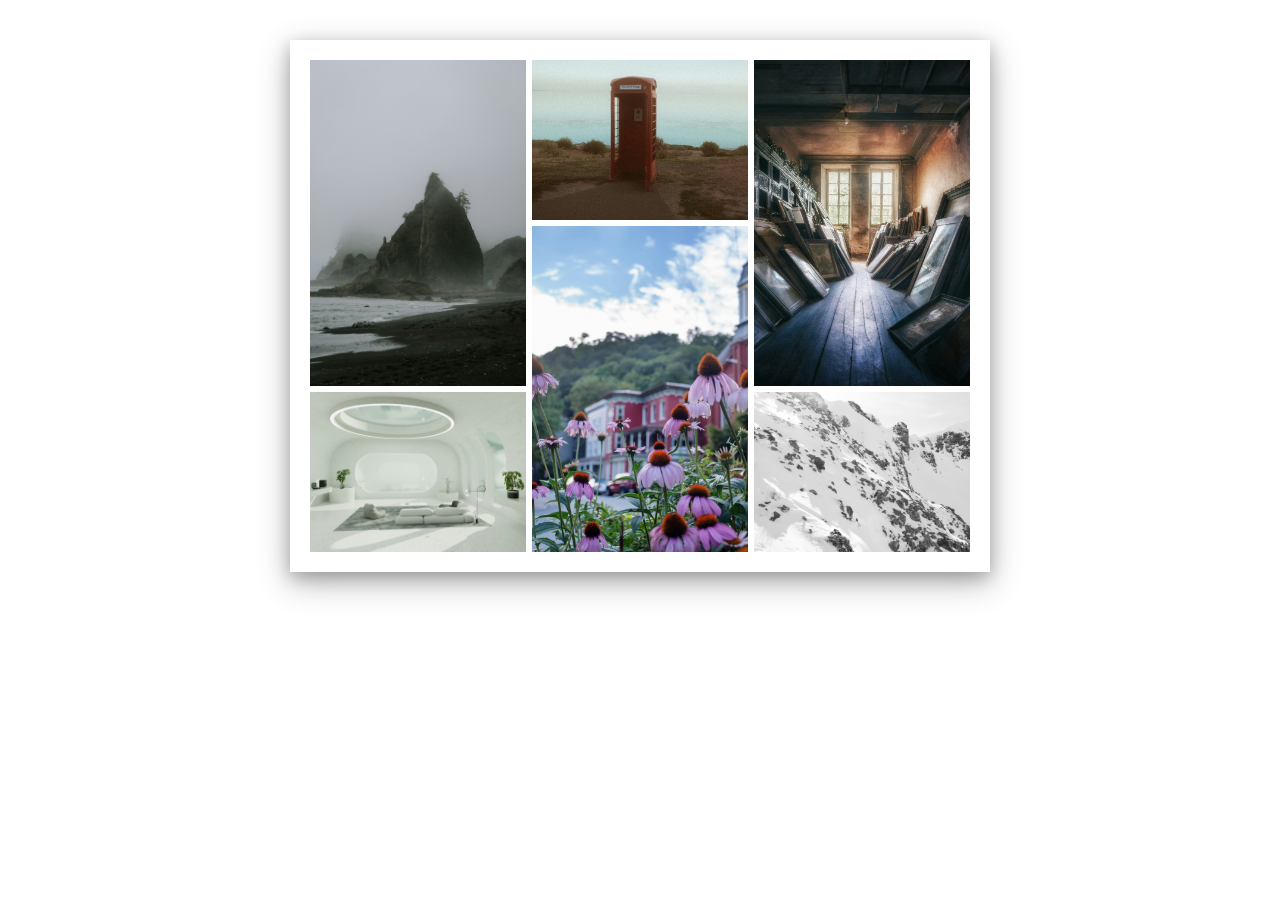
<file: image-grid/index.html>
<!DOCTYPE html>
<html lang="en">
  <head>
    <meta charset="UTF-8" />
    <meta name="viewport" content="width=device-width, initial-scale=1.0" />
    <title>Image-Grid</title>
    <link rel="stylesheet" href="./index.css" />
  </head>
  <body>
    <div class="container">
      <div class="wraper">
        <img src="../Assets/image/jasper.jpg" alt="jasper" />

        <img src="../Assets/image/pawel.jpg" alt="pawel" />

        <img src="../Assets/image/lesha.jpg" alt="lesha" />

        <img src="../Assets/image/land-o-lakes.jpg" alt="land-o-lakes" />

        <img src="../Assets/image/peter.jpg" alt="peter" />

        <img src="../Assets/image/blake.jpg" alt="blake" />
      </div>
    </div>
  </body>
</html>
</file>
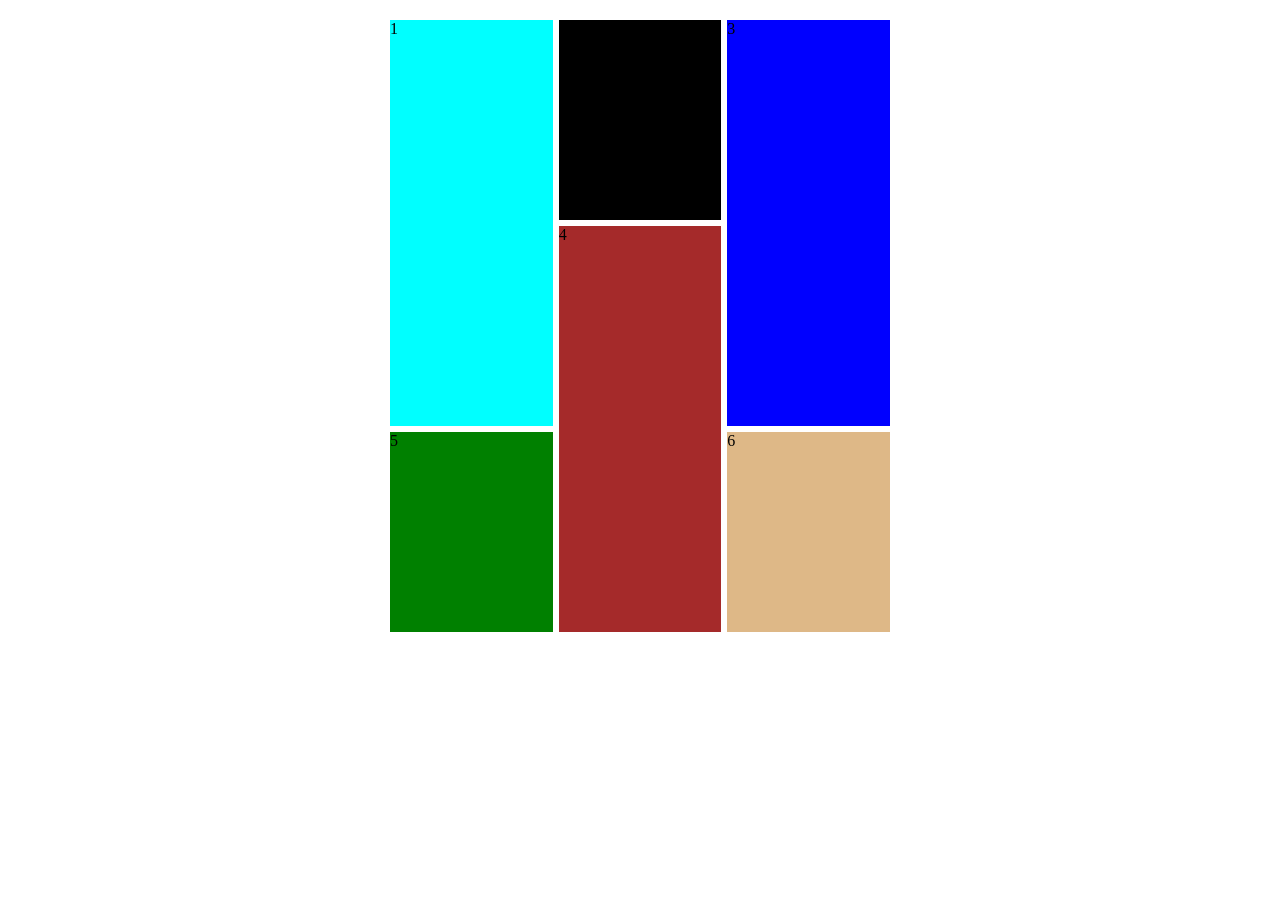
<file: demo/demo.html>
<!DOCTYPE html>
<html lang="en">
<head>
    <meta charset="UTF-8">
    <meta name="viewport" content="width=device-width, initial-scale=1.0">
    <title>Document</title>
    <link rel="stylesheet" href="./demo.css">
</head>
<body>
    <div class="container">
        <div class="wrapper">
            <div class="side-one">1</div>
            <div class="side-two">2</div>
            <div class="side-three">3</div>
            <div class="side-four">4</div>
            <div class="side-five">5</div>
            <div class="side-six">6</div>
        </div>
    </div>
</body>
</html>
</file>
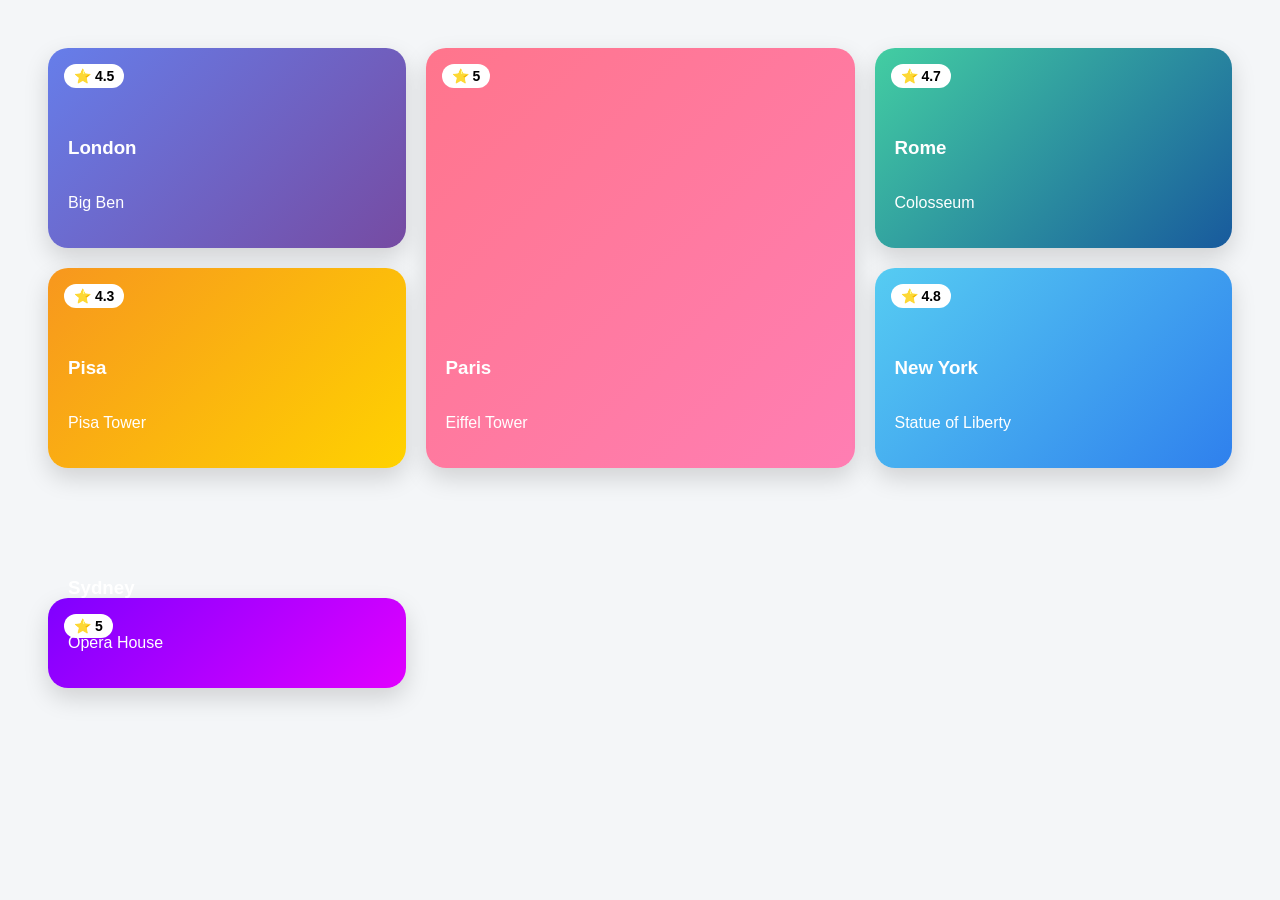
<file: demo/demo2.html>
<!DOCTYPE html>
<html lang="en">
<head>
    <meta charset="UTF-8">
    <meta name="viewport" content="width=device-width, initial-scale=1.0">
    <title>Document</title>
    <link rel="stylesheet" href="./demo2.css" />
</head>
<body>
    <div class="grid-wrapper">
  <div class="card london">
    <span class="rating">⭐ 4.5</span>
    <h3>London</h3>
    <p>Big Ben</p>
  </div>

  <div class="card paris">
    <span class="rating">⭐ 5</span>
    <h3>Paris</h3>
    <p>Eiffel Tower</p>
  </div>

  <div class="card rome">
    <span class="rating">⭐ 4.7</span>
    <h3>Rome</h3>
    <p>Colosseum</p>
  </div>

  <div class="card pisa">
    <span class="rating">⭐ 4.3</span>
    <h3>Pisa</h3>
    <p>Pisa Tower</p>
  </div>

  <div class="card newyork">
    <span class="rating">⭐ 4.8</span>
    <h3>New York</h3>
    <p>Statue of Liberty</p>
  </div>

  <div class="card sydney">
    <span class="rating">⭐ 5</span>
    <h3>Sydney</h3>
    <p>Opera House</p>
  </div>
</div>

</body>
</html>
</file>
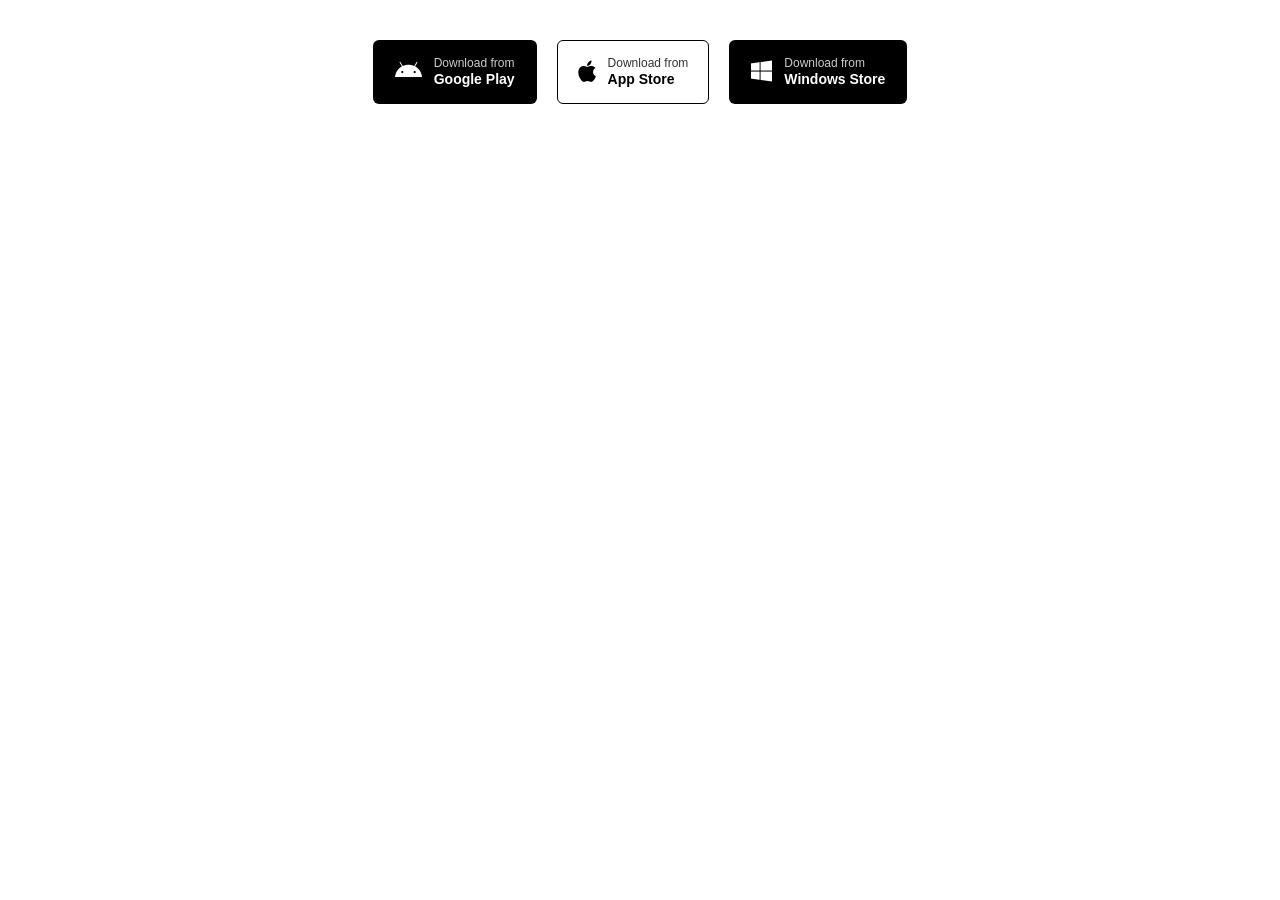
<file: download-button/button.html>
<!doctype html>
<html lang="en">
  <head>
    <meta charset="UTF-8" />
    <meta name="viewport" content="width=device-width, initial-scale=1.0" />
    <title>Download buttons</title>
    <link rel="stylesheet" href="./button.css" />
    <link rel="stylesheet" href="https://cdnjs.cloudflare.com/ajax/libs/font-awesome/6.0.0/css/all.min.css">

  </head>
  <body>
    <div class="store-buttons">
      <a href="#" class="store-btn google">
        <span class="icon"><i class="fa-brands fa-android"></i></span>
        <span class="text">
          <small>Download from</small>
          <strong>Google Play</strong>
        </span>
      </a>

      <a href="#" class="store-btn apple">
        <span class="icon"><i class="fa-brands fa-apple"></i></span>
        <span class="text">
          <small>Download from</small>
          <strong>App Store</strong>
        </span>
      </a>

      <a href="#" class="store-btn windows">
        <span class="icon"><i class="fa-brands fa-windows"></i></span>
        <span class="text">
          <small>Download from</small>
          <strong>Windows Store</strong>
        </span>
      </a>
    </div>
  </body>
</html>
</file>
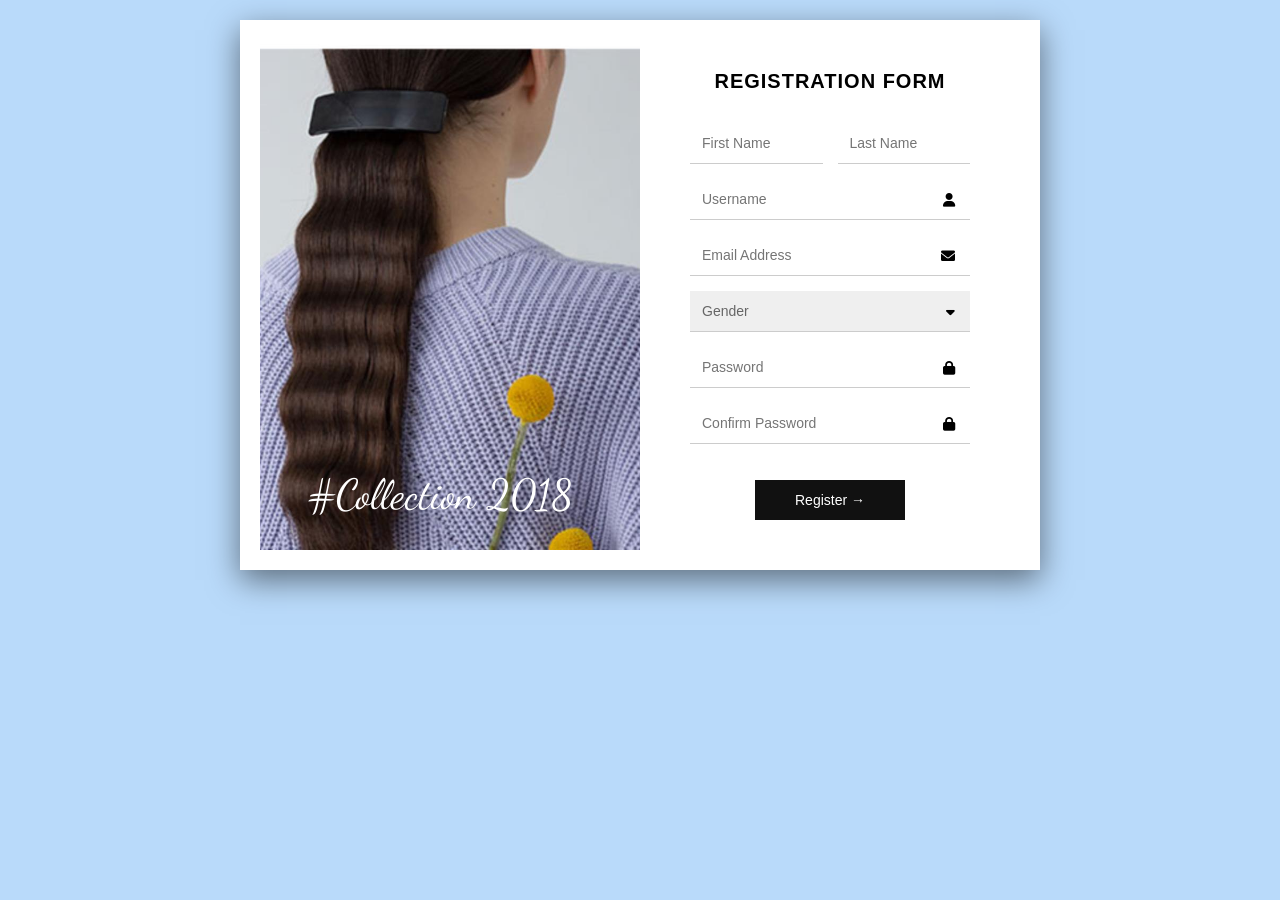
<file: Form/form.html>
<!doctype html>
<html lang="en">
  <head>
    <meta charset="UTF-8" />
    <meta name="viewport" content="width=device-width, initial-scale=1.0" />
    <title>Registration Form</title>
    <link rel="stylesheet" href="./form.css" />
    <link rel="preconnect" href="https://fonts.googleapis.com" />
    <link rel="preconnect" href="https://fonts.gstatic.com" crossorigin />
    <link
      href="https://fonts.googleapis.com/css2?family=Dancing+Script:wght@400..700&display=swap"
      rel="stylesheet"
    />
    <link
      rel="stylesheet"
      href="https://cdnjs.cloudflare.com/ajax/libs/font-awesome/6.0.0/css/all.min.css"
    />
  </head>
  <body>
    <div class="container">
      <div class="content-container">
        <div class="wrapper">
          <!-- Left Image Section -->
          <div class="image-section">
            <img src="../Assets/image/form.png" alt="Collection Image" />
            <span class="tag">#Collection 2018</span>
          </div>

          <!-- Right Form Section -->
          <div class="form-section">
            <h2>REGISTRATION FORM</h2>

            <form>
              <div class="row">
                <input type="text" placeholder="First Name" />
                <input type="text" placeholder="Last Name" />
              </div>
              <div class="input-with-icons">
                <input type="text" placeholder="Username" />
                <i class="fa-solid fa-user"></i>
              </div>
              <div class="input-with-icons">
                <input type="email" placeholder="Email Address" /><i
                  class="fa-solid fa-envelope"
                ></i>
              </div>
              <div class="input-with-icons">
                <select required>
                  <option value="" disabled selected>Gender</option>
                  <option>Male</option>
                  <option>Female</option>
                  <option>Other</option>
                </select>
                <i class="fa-solid fa-caret-down"></i>
              </div>
              <div class="input-with-icons">
                <input type="password" placeholder="Password" /><i
                  class="fa-solid fa-lock"
                ></i>
              </div>
              <div class="input-with-icons">
                <input type="password" placeholder="Confirm Password" /><i
                  class="fa-solid fa-lock"
                ></i>
              </div>
            </form>
            <div class="button-section">
              <button type="submit">Register →</button>
            </div>
          </div>
        </div>
      </div>
    </div>
  </body>
</html>
</file>
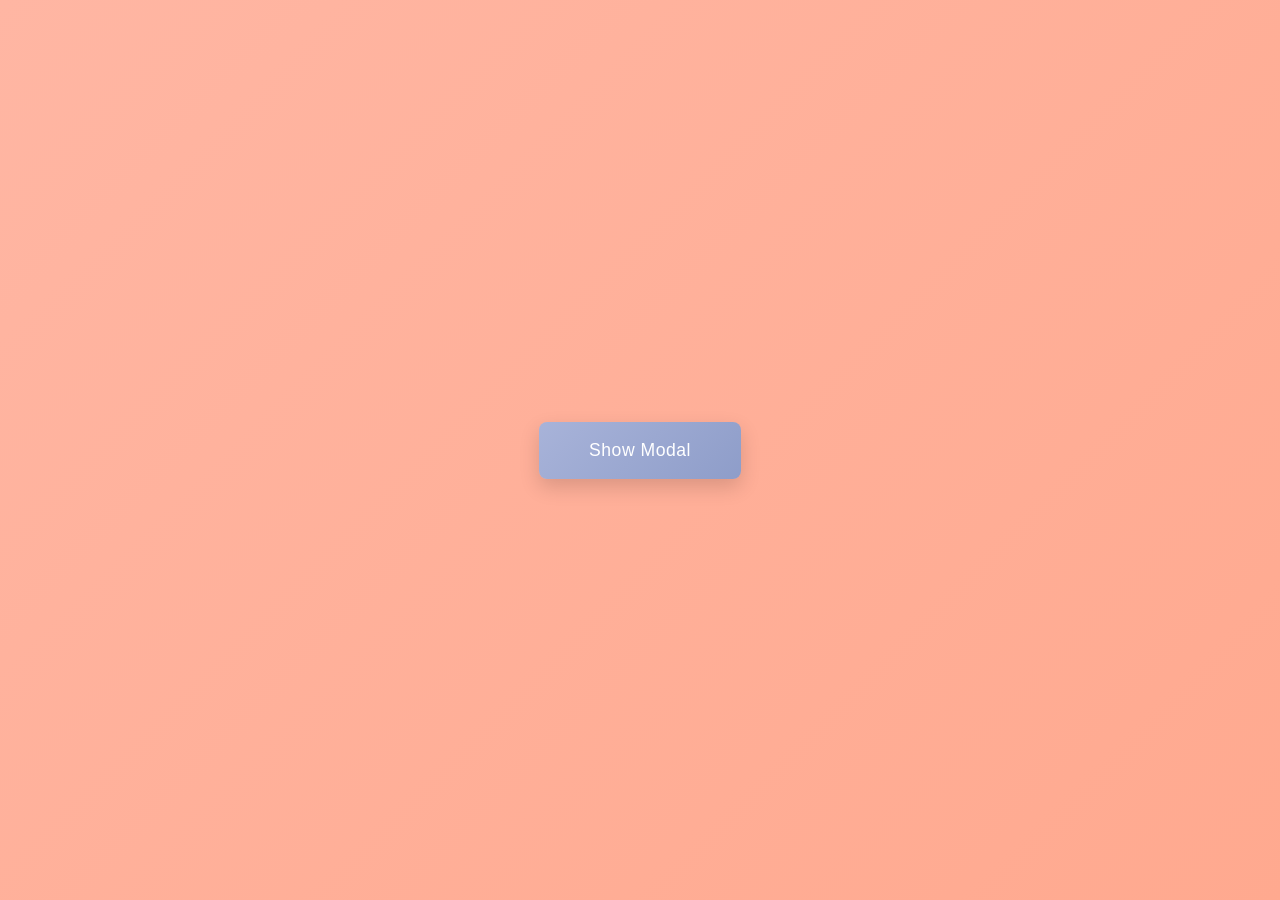
<file: pop-up/pop.html>
<!doctype html>
<html lang="en">
  <head>
    <meta charset="UTF-8" />
    <meta name="viewport" content="width=device-width, initial-scale=1.0" />
    <title>Pop Up model</title>
    <link rel="stylesheet" href="./pop.css" />
  </head>
  <body>
    <button class="trigger-btn" id="showModal">Show Modal</button>

    <div class="modal-overlay" id="modalOverlay">
      <div class="modal-circle" id="circle">

        <div class="modal">
          <div class="btn-container">
            <button class="arrow-btn" id="">&larr;</button>
            <button class="close-btn" id="closeBtn">&times;</button>
          </div>
          <div class="modal-header">
            <h2>Create a post</h2>
          </div>
          <div class="modal-body">
            <p>
              Lorem ipsum dolor, sit amet consectetur adipisicing elit. Animi aut
              laboriosam excepturi vel at quisquam in iure debitis!
            </p>
          </div>
          <div class="modal-header">
            <h2>Campaign Name</h2>
          </div>
          <div class="modal-body">
            <label>
              <input placeholder="Ex. Get 50% off" />
            </label>
          </div>
          <div class="modal-footer">
            <button class="modal-btn primary" id="confirmBtn">Confirm</button>
            <button class="modal-btn secondary" id="cancelBtn">Cancel</button>
          </div>
        </div>
      </div>
    </div>
    <script src="./pop.js"></script>
  </body>
</html>
</file>
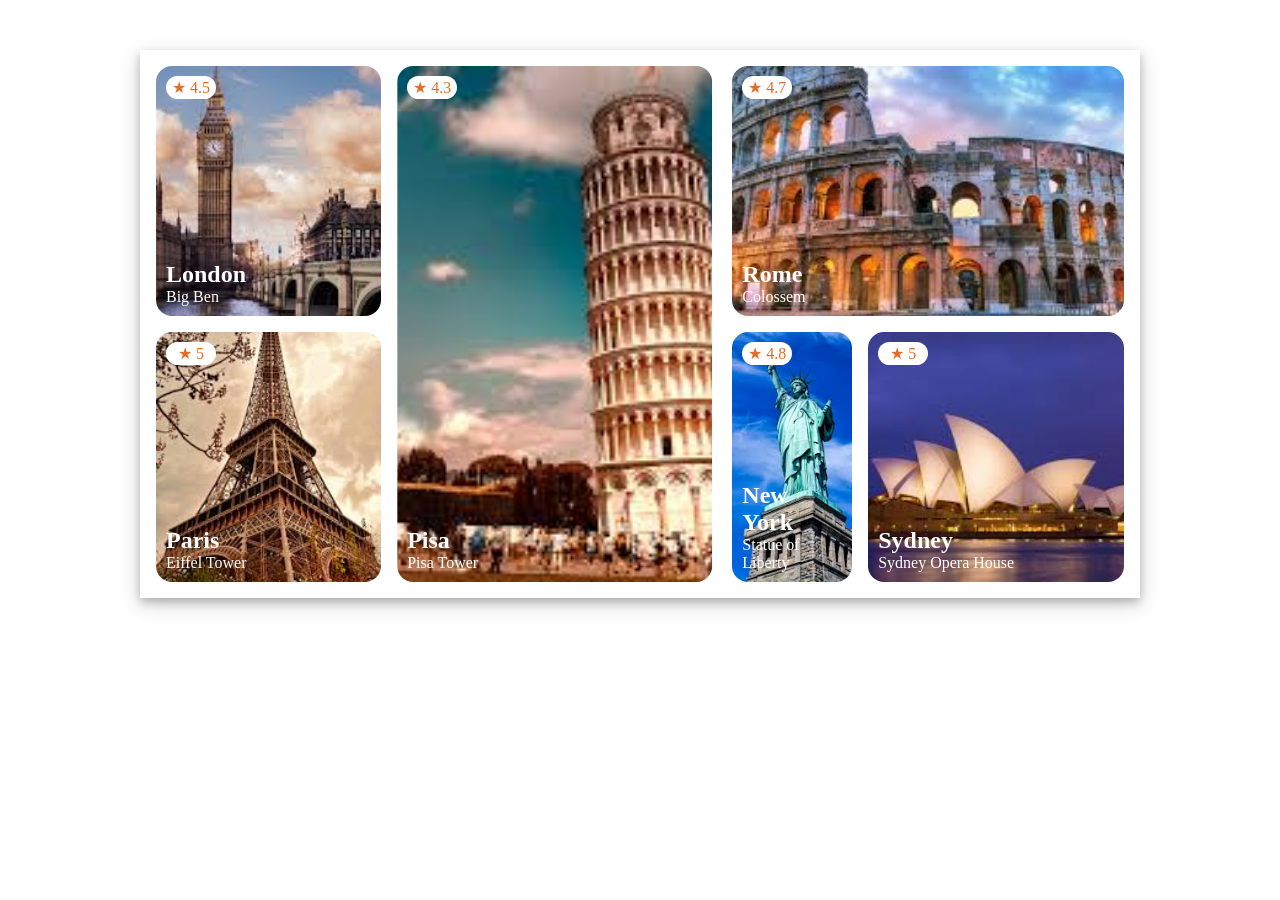
<file: second-grid/second.html>
<!doctype html>
<html lang="en">
  <head>
    <meta charset="UTF-8" />
    <meta name="viewport" content="width=device-width, initial-scale=1.0" />
    <title>Destination</title>
    <link rel="stylesheet" href="second.css" />
  </head>
  <body>
    <div class="container">
      <div class="wrapper">
        <div class="left-side">
          <div class="items-on-left london">
            <img src="../Assets/image/london.jpg" alt="london" />
            <div class="img-container">
              <div class="rating-content">
                <div class="star-rating-container">
                  <p>&#9733; 4.5</p>
                </div>
              </div>
              <div class="city-landmark">
                <h2>London</h2>
                <p>Big Ben</p>
              </div>
            </div>
          </div>
          <div class="items-on-left pisa">
            <img class="rotate" src="../Assets/image/pisa.jpg" alt="pisa" />
            <div class="img-container">
              <div class="rating-content">
                <div class="star-rating-container">
                  <p>&#9733; 4.3</p>
                </div>
              </div>
              <div class="city-landmark bottom">
                <h2>Pisa</h2>
                <p>Pisa Tower</p>
              </div>
            </div>
          </div>
          <div class="items-on-left large">
            <img src="../Assets/image/paris.jpg" alt="paris" />
            <div class="img-container">
              <div class="rating-content">
                <div class="star-rating-container">
                  <p>&#9733; 5</p>
                </div>
              </div>
              <div class="city-landmark">
                <h2>Paris</h2>
                <p>Eiffel Tower</p>
              </div>
            </div>
          </div>
        </div>
        <div class="right-side">
          <div class="items-on-right rome">
            <img src="../Assets/image/rome.jpg" alt="rome" />
            <div class="img-container">
              <div class="rating-content">
                <div class="star-rating-container">
                  <p>&#9733; 4.7</p>
                </div>
              </div>
              <div class="city-landmark">
                <h2>Rome</h2>
                <p>Colossem</p>
              </div>
            </div>
          </div>
          <div class="items-on-right ny">
            <img src="../Assets/image/ny.jpg" alt="new-york" />
            <div class="img-container">
              <div class="rating-content">
                <div class="star-rating-container">
                  <p>&#9733; 4.8</p>
                </div>
              </div>
              <div class="city-landmark">
                <h2>New York</h2>
                <p>Statue of Liberty</p>
              </div>
            </div>
          </div>
          <div class="items-on-right sydney">
            <img src="../Assets/image/sydney.jpg" alt="sydney" />
            <div class="img-container">
              <div class="rating-content">
                <div class="star-rating-container">
                  <p>&#9733; 5</p>
                </div>
              </div>
              <div class="city-landmark">
                <h2>Sydney</h2>
                <p>Sydney Opera House</p>
              </div>
            </div>
          </div>
        </div>
      </div>
    </div>
  </body>
</html>
</file>
<file: image-grid/index.css>
* {
  margin: 0;
  padding: 0;
  box-sizing: border-box;
}

.container {
  max-width: 350px;
  margin: 0 auto;
}
.wraper {
  box-shadow: 0 10px 30px rgba(0, 0, 0, 0.3), 0 5px 15px rgba(0, 0, 0, 0.2);
  padding: 20px;
}
img {
  width: 100%;
  height: 100%;
  object-fit: cover;
}

@media (min-width: 767px) {
  .container {
    max-width: 700px;
  }
  .wraper {
    margin-top: 40px;
    display: grid;
    grid-template-columns: repeat(3, 1fr);
    grid-template-rows: repeat(3, 160px);
    grid-gap: 6px;
  }
  .wraper img:nth-child(1) {
    grid-area: 1 / 1 / 3 / 2;
  }
  .wraper img:nth-child(2) {
    grid-area: 3 / 1 / 4 / 2;
  }
  .wraper img:nth-child(3) {
    grid-area: 1 / 2 / 2 / 3;
  }
  .wraper img:nth-child(4) {
    grid-area: 2 / 2 / 4 / 3;
  }
  .wraper img:nth-child(5) {
    grid-area: 1 / 3 / 3 / 4;
  }
  .wraper img:nth-child(6) {
    grid-area: 3 / 3 / 4 / 4;
  }
}
</file>
<file: demo/demo.css>
*{
    margin: 0;
    padding: 0;
    box-sizing: border-box;
}

.container {
    margin: 20px auto;
    max-width: 500px;

}
.wrapper {
    display: grid;
    grid-template-columns: repeat(3, 1fr);
    grid-template-rows: repeat(3, 200px);
    column-gap: 6px;
    row-gap: 6px;
}

.side-one {
    background-color: aqua;
    grid-column: 1;
    grid-row: span 2;
}
.side-two {
    background-color: black;
}
.side-three {
    background-color: blue;
    grid-row: span 2;
}
.side-four {
    background-color: brown;
    grid-row: span 2;
}
.side-five {
    background-color: green;
}
.side-six {
    background-color: burlywood;
}
</file>
<file: demo/demo2.css>
* {
  box-sizing: border-box;
  font-family: Inter, sans-serif;
}

body {
  background: #f4f6f8;
  padding: 40px;
}

.grid-wrapper {
  display: grid;
  grid-template-columns: 1fr 1.2fr 1fr;
  grid-template-rows: repeat(2, 200px);
  grid-template-areas:
    "london paris rome"
    "pisa   paris right";
  gap: 20px;
}

.card {
  border-radius: 20px;
  padding: 20px;
  color: #fff;
  position: relative;
  display: flex;
  flex-direction: column;
  justify-content: flex-end;
  box-shadow: 0 10px 25px rgba(0,0,0,0.15);
}

.rating {
  position: absolute;
  top: 16px;
  left: 16px;
  background: #fff;
  color: #000;
  padding: 4px 10px;
  border-radius: 12px;
  font-size: 14px;
  font-weight: 600;
}

/* Grid Areas */
.london { grid-area: london; background: linear-gradient(135deg, #667eea, #764ba2); }
.paris  { grid-area: paris;  background: linear-gradient(135deg, #ff758c, #ff7eb3); }
.rome   { grid-area: rome;   background: linear-gradient(135deg, #43cea2, #185a9d); }
.pisa   { grid-area: pisa;   background: linear-gradient(135deg, #f7971e, #ffd200); }

/* Right bottom split */
.right-group {
  grid-area: right;
}

.newyork {
  background: linear-gradient(135deg, #56ccf2, #2f80ed);
}

.sydney {
  background: linear-gradient(135deg, #7f00ff, #e100ff);
}

/* Split right bottom into two */
.grid-wrapper .newyork,
.grid-wrapper .sydney {
  grid-area: auto;
}

.grid-wrapper {
  grid-template-areas:
    "london paris rome"
    "pisa   paris newyork";
}

.grid-wrapper::after {
  content: "";
}

/* Place Sydney manually */
.sydney {
  grid-column: 3;
  grid-row: 2;
  margin-top: 110px;
  height: 90px;
}
</file>
<file: download-button/button.css>
.store-buttons {
  display: flex;
  gap: 20px;
  justify-content: center;
  margin: 40px 0;
}

.store-btn {
  display: flex;
  align-items: center;
  gap: 12px;
  padding: 14px 20px;
  border-radius: 6px;
  text-decoration: none;
  font-family: Arial, sans-serif;
  transition: all 0.3s ease;
  border: 2px solid transparent;
}

.store-btn .icon {
  font-size: 24px;
}

.store-btn .text small {
  display: block;
  font-size: 12px;
  opacity: 0.8;
}

.store-btn .text strong {
  font-size: 14px;
}

/* Google Play */
.store-btn.google {
  background: #000;
  color: #fff;
}

.store-btn.google:hover {
  background: #fff;
  color: #000;
  border-color: #000;
  transform: translateY(-4px);
  box-shadow: 0 8px 20px rgba(0, 0, 0, 0.2);
}

/* App Store */
.store-btn.apple {
  background: #fff;
  color: #000;
  border: 1px solid #000;
}

.store-btn.apple:hover {
  background: #000;
  color: #fff;
  transform: translateY(-4px);
  box-shadow: 0 8px 20px rgba(0, 0, 0, 0.2);
}

/* Windows Store */
.store-btn.windows {
  background: #000;
  color: #fff;
}

.store-btn.windows:hover {
  background: #fff;
  color: #000;
  border-color: #000;
  transform: translateY(-4px);
  box-shadow: 0 8px 20px rgba(0, 0, 0, 0.2);
}
</file>
<file: Form/form.css>
* {
  margin: 0;
  padding: 0;
  box-sizing: border-box;
  font-family: "Arial", sans-serif;
}

body {
  background-color: #b9dafa;
}
.container {
  margin: 20px auto;
}
.content-container {
  margin: 0 auto;
  max-width: 350px;
  background-color: #fff;
  padding: 20px;
  box-shadow: 0 10px 30px rgba(0, 0, 0, 0.5);
}


/* Image Section */
.image-section {
  position: relative;
}

.image-section img {
  width: 100%;
  height: 100%;
  object-fit: cover;
}

.tag {
  position: absolute;
  bottom: 30px;
  left: 48px;
  color: #fff;
  font-family: "Dancing Script", cursive;
  font-size: 42px;
}

/* Form Section */
.form-section {
  padding: 30px 50px;
}

.form-section h2 {
  font-size: 20px;
  margin-bottom: 30px;
  letter-spacing: 1px;
  font-weight: 800;
  display: flex;
  justify-content: center;
  align-items: center;
}

form {
  display: flex;
  flex-direction: column;
  gap: 15px;
}

.row {
  display: flex;
  gap: 15px;
}

input,
select {
  width: 100%;
  padding: 12px;
  border: none;
  border-bottom: 1px solid #ccc;
  outline: none;
  font-size: 14px;
}

input:focus,
select:focus {
  border-color: #000;
}
.input-with-icons {
  position: relative;
}
.input-with-icons i {
  position: absolute;
  right: 15px;
  top: 50%;
  transform: translateY(-50%);
  color: #000000;
  font-size: 14px;
}
select {
  appearance: none;
  cursor: pointer;
  color: #666;
}

.button-section {
  display: flex;
  align-items: center;
  justify-content: center;
  margin-top: 36px;
}
button {
  width: 150px;
  padding: 12px;
  border: none;
  background: #111;
  color: #fff;
  cursor: pointer;
  font-size: 14px;
}

button:hover {
  background: #333;
}

/* Responsive */
@media (max-width: 768px) {
  /* .container {
    grid-template-columns: 1fr;
    width: 90%;
  } */

  .image-section {
    height: 250px;
  }
}
@media (min-width: 1024px) {
  .wrapper {
  display: grid;
  grid-template-columns: 1fr 1fr;
  /* width: 900px; */
}
  .container {
    max-width: 800px;
  }
  .content-container {
    max-width: 800px;
  }
}
</file>
<file: pop-up/pop.css>
* {
  margin: 0;
  padding: 0;
  box-sizing: border-box;
}

body {
  font-family:
    -apple-system, BlinkMacSystemFont, "Segoe UI", Roboto, "Helvetica Neue",
    Arial, sans-serif;
  background: linear-gradient(135deg, #ffb6a3 0%, #ffa98f 100%);
  min-height: 100vh;
  display: flex;
  justify-content: center;
  align-items: center;
}

h1 {
  position: absolute;
  top: 30px;
  left: 30px;
  color: #2c3e50;
  font-size: 2rem;
  font-weight: 600;
}

.trigger-btn {
  padding: 18px 50px;
  font-size: 1.1rem;
  background: linear-gradient(135deg, #a8b3d9 0%, #8e9dc9 100%);
  color: white;
  border: none;
  border-radius: 8px;
  cursor: pointer;
  box-shadow: 0 8px 20px rgba(0, 0, 0, 0.15);
  transition: all 0.3s ease;
  font-weight: 500;
  letter-spacing: 0.5px;
}

.trigger-btn:hover {
  transform: translateY(-2px);
  box-shadow: 0 12px 25px rgba(0, 0, 0, 0.2);
}

.trigger-btn:active {
  transform: translateY(0);
}

/* Modal Overlay */
.modal-overlay {
  position: fixed;
  top: 0;
  left: 0;
  width: 100%;
  height: 100%;
  display: flex;
  justify-content: center;
  align-items: center;
  opacity: 0;
  visibility: hidden;
  transition: all 0.3s ease;
  z-index: 1000;
}

.modal-overlay.active {
  opacity: 1;
  visibility: visible;
}

/* Modal Container */
.modal {
  position: absolute;
  background: white;
  border-radius: 16px;
  padding: 80px;
  max-width: 500px;
  width: 90%;
  box-shadow: 0 20px 60px rgba(0, 0, 0, 0.3);
  transform: scale(0.7);
  opacity: 0;
  transition: all 0.3s cubic-bezier(0.68, -0.55, 0.265, 1.55);
}

.modal-overlay.active .modal {
  transform: scale(1);
  opacity: 1;
}

.modal-circle {
  position: relative;
  display: flex;
  align-items: center;
  justify-content: center;
  width: 700px;
  height: 700px;
  border-radius: 50%;
  background: radial-gradient(circle, rgb(243, 131, 3) 0%, transparent 100%);
}

/* Close Button */
.btn-container {
  display: flex;
  justify-content: space-between;
}
.close-btn {
  width: 32px;
  height: 32px;
  border: none;
  background: #f0f0f0;
  border-radius: 20%;
  cursor: pointer;
  display: flex;
  justify-content: center;
  align-items: center;
  transition: all 0.2s ease;
  font-size: 20px;
  color: #666;
}
.arrow-btn {
  width: 32px;
  height: 32px;
  border: none;
  background: #f0f0f0;
  border-radius: 20%;
  cursor: pointer;
  display: flex;
  justify-content: center;
  align-items: center;
  transition: all 0.2s ease;
  font-size: 20px;
  color: #666;
}

/* Modal Content */
.modal-header {
  margin-bottom: 20px;
}

.modal-header h2 {
  color: #2c3e50;
  font-size: 1.8rem;
  margin-bottom: 10px;
  margin-top: 26px;
}

.modal-body {
  color: #555;
  line-height: 1.6;
  margin-bottom: 25px;
}
input {
  width: 100%;
  padding: 12px;
  margin: 8px 0;
  display: inline-block;
  border: 1px solid #ccc;
  border-radius: 4px;
  box-sizing: border-box;
}
.modal-footer {
  display: flex;
  gap: 30px;
}

.modal-btn {
  padding: 12px 24px;
  border: none;
  border-radius: 6px;
  cursor: pointer;
  font-size: 1rem;
  transition: all 0.2s ease;
  font-weight: 500;
}

.modal-btn.primary {
  background: linear-gradient(135deg, #f1560e 0%, #ec5324 100%);
  color: white;
}

.modal-btn.primary:hover {
  transform: translateY(-1px);
  box-shadow: 0 4px 12px rgba(142, 157, 201, 0.4);
}

.modal-btn.secondary {
  background: #f0f0f0;
  color: #666;
}

.modal-btn.secondary:hover {
  background: #e0e0e0;
}
</file>
<file: second-grid/second.css>
* {
  margin: 0;
  padding: 0;
  box-sizing: border-box;
}

.container {
  margin: 0 auto;
  max-width: 350px;
}
.wrapper {
  padding: 16px;
  overflow: hidden;
  box-shadow:
    0 4px 8px 0 rgba(0, 0, 0, 0.2),
    0 6px 20px 0 rgba(0, 0, 0, 0.19);
}
img {
  width: 100%;
  height: 100%;
  object-fit: cover;
  border-radius: 16px;
}
.left-side {
  display: grid;
  grid-template-columns: 1fr;
  gap: 10px;
}

.right-side {
  margin-top: 10px;
  display: grid;
  grid-template-columns: 1fr;
  gap: 10px;
}
.items-on-left,
.items-on-right {
  position: relative;
}
 
.rating-content {
  position: absolute;
  top: 0;
  padding: 10px;
}
.star-rating-container {
  display: flex;
  align-items: center;
  justify-content: center;
  background-color: white;
  border-radius: 14px;
  width: 50px;
  padding: 2px;
}
.star-rating-container p {
  color: #e36d24;
  margin: 0 auto;
}

.city-landmark {
    position: absolute;
    padding: 10px;
    bottom: 0px;
}

.city-landmark h2,
p {
  color: rgb(255, 255, 255);
}
.rotate {
  transform: scaleX(-1);
}

@media (min-width: 641px) and (max-width: 1023px) {
  .container {
    max-width: 700px;
  }
  .wrapper {
    margin-top: 10px;
  }
  .left-side {
    display: grid;
    grid-template-columns: 1fr 1.4fr;
    grid-template-rows: repeat(2, 200px);
  }
  .large {
    grid-column: 2 /3;
    grid-row: 1/3;
  }
  .right-side {
    display: grid;
    grid-template-columns: 1fr 1.4fr;
    grid-template-rows: repeat(2, 250px);
  }
  .rome {
    grid-column: 1 /3;
  }
}

@media (min-width: 1024px) and (max-width: 1440px) {
  .container {
    max-width: 1000px;
  }
  .wrapper {
    margin-top: 50px;
    display: grid;
    grid-template-columns: repeat(12, 1fr);
    gap: 20px;
  }
  .left-side {
    gap: 16px;
    grid-column: 1 / 8;
    display: grid;
    grid-template-columns: 1fr 1.4fr;
    grid-template-rows: 250px 250px;
  }
  .right-side {
    gap: 16px;
    margin-top: 0;
    grid-column: 8 / 13;
    display: grid;
    grid-template-columns: 1fr 1fr 1fr;
    grid-template-rows: 250px 250px;
  }
  .london {
    grid-column: 1/2;
    grid-row: 1;
  }
  .pisa {
    grid-column: 2 / 2;
    grid-row: 1/ 3;
  }
  .paris {
    grid-column: 4 / span 5;
    grid-row: 1 / span 2;
  }
  .rome {
    grid-column: 1 / 4;
  }
  .sydney {
    grid-column: 2 / 4;
    grid-row: 2 / 2;
  }
}
</file>
